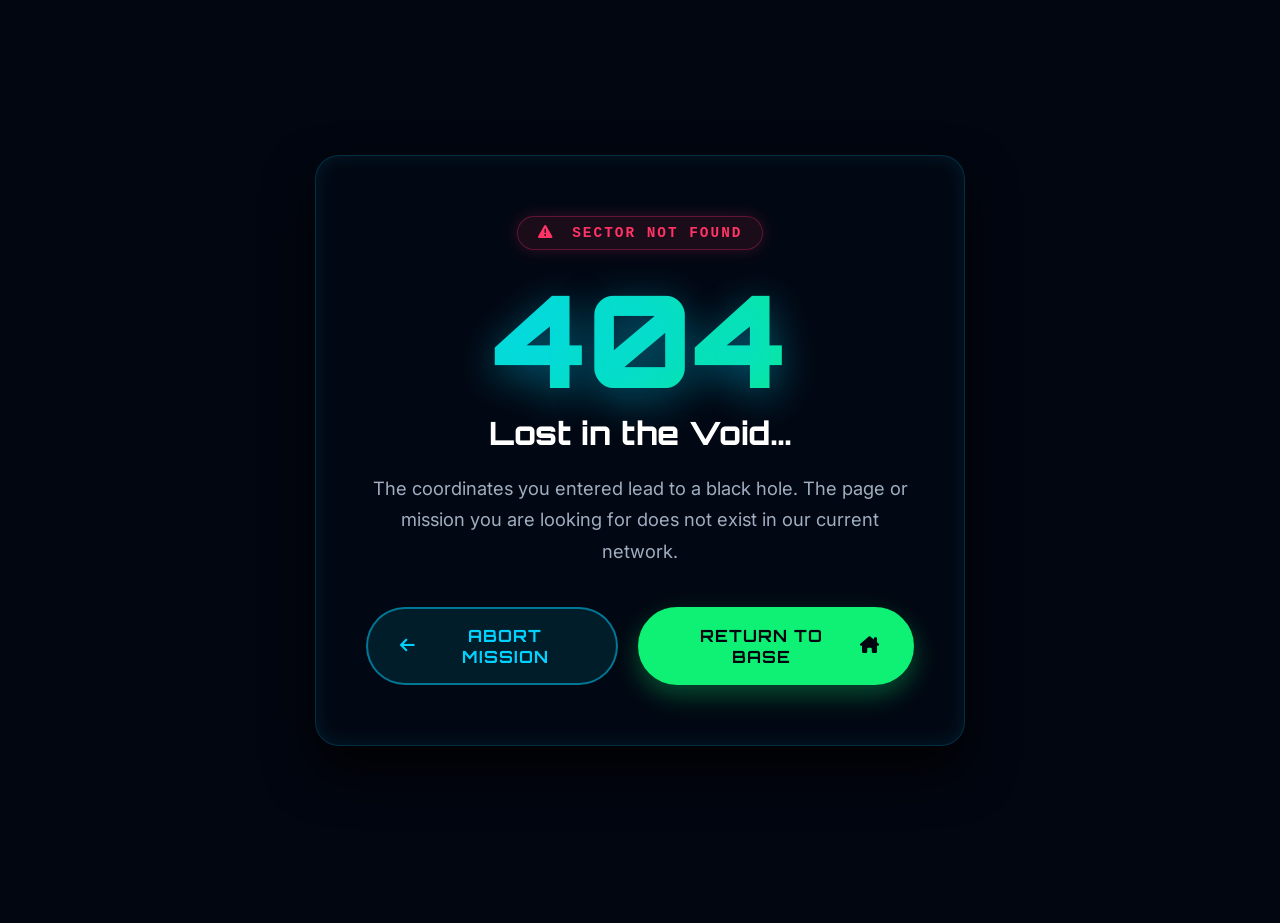
<file: 404page.html>
<!DOCTYPE html>
<html lang="en">

<head>
    <meta charset="UTF-8">
    <meta name="viewport" content="width=device-width, initial-scale=1.0">
    <title>404 - Signal Lost | SpaceNet</title>


    <link
        href="https://fonts.googleapis.com/css2?family=Orbitron:wght@400;700;900&family=Inter:wght@400;600;800&display=swap"
        rel="stylesheet">
    <link rel="stylesheet" href="https://cdnjs.cloudflare.com/ajax/libs/font-awesome/6.4.0/css/all.min.css">

    <style>
        :root {
            --bg-dark: #020610;
            --cyan-blue: #00d2ff;
            --neon-green: #0ef174;
            --text-light: #ffffff;
            --text-gray: #a0aec0;
            --font-title: 'Orbitron', sans-serif;
            --font-text: 'Inter', sans-serif;
        }

        * {
            margin: 0;
            padding: 0;
            box-sizing: border-box;
        }

        body {
            font-family: var(--font-text);
            overflow: hidden;
            background-color: var(--bg-dark);
            height: 100vh;
            display: flex;
            align-items: center;
            justify-content: center;
            position: relative;
        }


        .error-bg {
            position: absolute;
            top: 0;
            left: 0;
            width: 100%;
            height: 100%;

            background-image: url('https://images.unsplash.com/photo-1462331940025-496dfbfc7564?q=80&w=1920&auto=format&fit=crop');
            background-size: cover;
            background-position: center;
            filter: blur(6px);
            transform: scale(1.05);
            z-index: 1;
        }


        .error-overlay {
            position: absolute;
            top: 0;
            left: 0;
            width: 100%;
            height: 100%;
            background: radial-gradient(circle at center, rgba(2, 6, 16, 0.6) 0%, rgba(2, 6, 16, 0.95) 100%);
            z-index: 2;
        }


        .error-content {
            position: relative;
            z-index: 10;
            text-align: center;
            color: var(--text-light);
            padding: 60px 50px;
            width: 100%;
            max-width: 650px;
            background: rgba(4, 11, 23, 0.6);
            backdrop-filter: blur(20px);
            -webkit-backdrop-filter: blur(20px);
            border: 1px solid rgba(0, 210, 255, 0.2);
            border-radius: 24px;
            box-shadow: 0 25px 50px rgba(0, 0, 0, 0.8), inset 0 0 20px rgba(0, 210, 255, 0.1);
            transform: translateY(30px) scale(0.95);
            opacity: 0;
            animation: fadeUp 1s cubic-bezier(0.25, 1, 0.5, 1) forwards 0.3s;
        }

        @keyframes fadeUp {
            to {
                transform: translateY(0) scale(1);
                opacity: 1;
            }
        }

        .error-badge {
            display: inline-block;
            background: rgba(255, 51, 102, 0.1);
            color: #ff3366;
            padding: 8px 20px;
            border-radius: 30px;
            font-family: 'Courier New', Courier, monospace;
            font-size: 0.9rem;
            font-weight: 800;
            text-transform: uppercase;
            letter-spacing: 2px;
            margin-bottom: 25px;
            border: 1px solid rgba(255, 51, 102, 0.3);
            box-shadow: 0 0 15px rgba(255, 51, 102, 0.2);
        }

        .error-badge i {
            margin-right: 8px;
        }


        .error-content h1 {
            font-family: var(--font-title);
            font-size: 8rem;
            font-weight: 900;
            background: linear-gradient(135deg, var(--cyan-blue), var(--neon-green));
            -webkit-background-clip: text;
            -webkit-text-fill-color: transparent;
            margin-bottom: 10px;
            line-height: 1;
            text-shadow: 0 10px 40px rgba(0, 210, 255, 0.4);
        }

        .error-content h2 {
            font-family: var(--font-title);
            font-size: 2rem;
            margin-bottom: 20px;
            font-weight: 800;
            color: #ffffff;
        }

        .error-content p {
            font-size: 1.15rem;
            color: var(--text-gray);
            margin-bottom: 40px;
            line-height: 1.7;
        }


        .error-buttons {
            display: flex;
            justify-content: center;
            gap: 20px;
        }

        .btn-primary,
        .btn-secondary {
            padding: 16px 32px;
            font-size: 1.05rem;
            font-weight: 700;
            border-radius: 50px;
            text-decoration: none;
            cursor: pointer;
            transition: all 0.4s ease;
            display: inline-flex;
            align-items: center;
            justify-content: center;
            gap: 10px;
            font-family: var(--font-title);
            text-transform: uppercase;
            letter-spacing: 1px;
        }

        .btn-primary {
            background: var(--neon-green);
            color: var(--bg-dark);
            border: 2px solid var(--neon-green);
            box-shadow: 0 10px 25px rgba(14, 241, 116, 0.3);
        }

        .btn-primary:hover {
            background: transparent;
            color: var(--neon-green);
            box-shadow: 0 10px 30px rgba(14, 241, 116, 0.6), inset 0 0 15px rgba(14, 241, 116, 0.3);
            transform: translateY(-3px);
        }

        .btn-secondary {
            background: rgba(0, 210, 255, 0.1);
            color: var(--cyan-blue);
            border: 2px solid rgba(0, 210, 255, 0.5);
        }

        .btn-secondary:hover {
            background: rgba(0, 210, 255, 0.2);
            color: #ffffff;
            border-color: var(--cyan-blue);
            box-shadow: 0 10px 25px rgba(0, 210, 255, 0.4);
            transform: translateY(-3px);
        }


        .falling-space-objects {
            position: absolute;
            top: 0;
            left: 0;
            width: 100%;
            height: 100%;
            pointer-events: none;
            z-index: 5;
            overflow: hidden;
        }

        .falling-icon {
            position: absolute;
            top: -10vh;
            animation: fallAndRotate linear infinite;
        }

        @keyframes fallAndRotate {
            0% {
                transform: translateY(-10vh) rotate(0deg);
                opacity: 0;
            }

            10% {
                opacity: 0.6;
            }

            90% {
                opacity: 0.6;
            }

            100% {
                transform: translateY(110vh) rotate(360deg);
                opacity: 0;
            }
        }


        @media (max-width: 768px) {
            .error-content {
                margin: 20px;
                padding: 40px 25px;
            }

            .error-content h1 {
                font-size: 5.5rem;
            }

            .error-content h2 {
                font-size: 1.5rem;
            }

            .error-content p {
                font-size: 1rem;
                margin-bottom: 30px;
            }

            .error-buttons {
                flex-direction: column;
                gap: 15px;
                width: 100%;
                max-width: 300px;
                margin: 0 auto;
            }

            .btn-primary,
            .btn-secondary {
                width: 100%;
            }
        }
    </style>
</head>

<body>


    <div class="falling-space-objects" id="spaceContainer"></div>


    <div class="error-bg"></div>
    <div class="error-overlay"></div>


    <div class="error-content">

        <div class="error-badge">
            <i class="fa-solid fa-triangle-exclamation"></i> Sector Not Found
        </div>

        <h1 class="glitch-text">404</h1>

        <h2>Lost in the Void...</h2>

        <p>The coordinates you entered lead to a black hole. The page or mission you are looking for does not exist in
            our current network.</p>

        <div class="error-buttons">
            <button onclick="history.back()" class="btn-secondary">
                <i class="fa-solid fa-arrow-left"></i> Abort Mission
            </button>

            <a href="index.html" class="btn-primary">
                Return to Base <i class="fa-solid fa-house-chimney"></i>
            </a>
        </div>

    </div>


    <script>
        document.addEventListener("DOMContentLoaded", () => {
            const container = document.getElementById("spaceContainer");


            const icons = [
                'fa-satellite',
                'fa-rocket',
                'fa-meteor',
                'fa-user-astronaut',
                'fa-star',
                'fa-moon'
            ];


            const colors = ['#00d2ff', '#0ef174', '#ffffff', '#cbd5e1', '#64748b'];

            function createFallingSpaceObject() {
                const iconEl = document.createElement("i");

                const randomIcon = icons[Math.floor(Math.random() * icons.length)];
                const randomColor = colors[Math.floor(Math.random() * colors.length)];

                iconEl.className = `fa-solid ${randomIcon} falling-icon`;

                iconEl.style.left = Math.random() * 100 + "vw";
                iconEl.style.color = randomColor;

                iconEl.style.filter = `drop-shadow(0 5px 15px ${randomColor}90)`;


                const duration = Math.random() * 10 + 8;
                iconEl.style.animationDuration = duration + "s";


                const size = Math.random() * 1.5 + 1.0;
                iconEl.style.fontSize = size + "rem";

                container.appendChild(iconEl);

                setTimeout(() => {
                    iconEl.remove();
                }, duration * 1000);
            }

            setInterval(createFallingSpaceObject, 400);
        });
    </script>
</body>

</html>
</file>
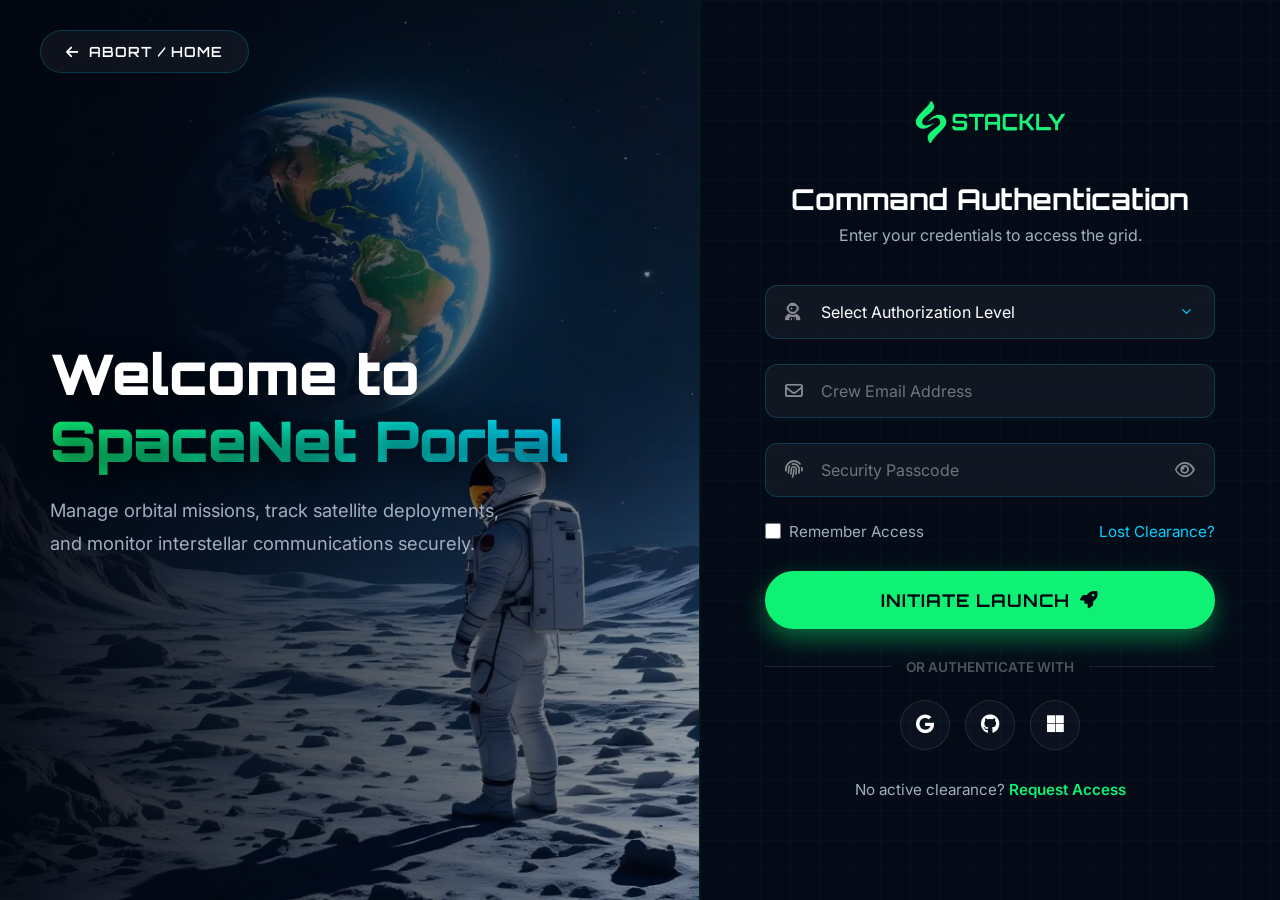
<file: login.html>
<!DOCTYPE html>
<html lang="en">

<head>
    <meta charset="UTF-8">
    <meta name="viewport" content="width=device-width, initial-scale=1.0">
    <title>SpaceNet - Command Portal Login</title>


    <link
        href="https://fonts.googleapis.com/css2?family=Orbitron:wght@400;700;900&family=Inter:wght@300;400;600&display=swap"
        rel="stylesheet">
    <link rel="stylesheet" href="https://cdnjs.cloudflare.com/ajax/libs/font-awesome/6.4.0/css/all.min.css">

    <style>
        :root {
            --bg-dark: #020610;
            --bg-panel: #040b17;
            --text-light: #ffffff;
            --text-gray: #a0aec0;
            --neon-green: #0ef174;
            --cyan-blue: #00d2ff;
            --border-light: rgba(0, 210, 255, 0.2);
            --error-red: #ff3366;
            --success-green: #0ef174;
            --font-title: 'Orbitron', sans-serif;
            --font-text: 'Inter', sans-serif;
        }

        * {
            margin: 0;
            padding: 0;
            box-sizing: border-box;
        }

        body {
            font-family: var(--font-text);
            background-color: var(--bg-dark);
            color: var(--text-light);
            overflow-x: hidden;
        }


        .login-split-section {
            display: flex;
            min-height: 100vh;
            width: 100%;
            position: relative;
        }


        .back-home-link {
            position: absolute;
            top: 30px;
            left: 40px;
            z-index: 100;
            display: inline-flex;
            align-items: center;
            gap: 10px;
            font-size: 14px;
            font-weight: 600;
            font-family: var(--font-title);
            color: #fff;
            text-decoration: none;
            background: rgba(255, 255, 255, 0.05);
            border: 1px solid var(--border-light);
            padding: 12px 25px;
            border-radius: 30px;
            backdrop-filter: blur(10px);
            transition: all 0.4s ease;
            text-transform: uppercase;
            letter-spacing: 1px;
        }

        .back-home-link:hover {
            background: rgba(14, 241, 116, 0.1);
            border-color: var(--neon-green);
            color: var(--neon-green);
            box-shadow: 0 0 20px rgba(14, 241, 116, 0.2);
            transform: translateY(-2px);
        }


        .login-left-panel {
            flex: 1.2;
            position: relative;
            display: flex;
            flex-direction: column;
            justify-content: center;
            padding: 50px;
            border-right: 1px solid rgba(14, 241, 116, 0.1);
        }

        .login-bg-img {
            position: absolute;
            top: 0;
            left: 0;
            width: 100%;
            height: 100%;
            background-image: url('./asset/e9.webp');
            background-size: cover;
            background-position: center;
            z-index: 1;
        }

        .login-overlay {
            position: absolute;
            top: 0;
            left: 0;
            width: 100%;
            height: 100%;
            background: linear-gradient(to right, rgba(2, 6, 16, 0.95) 0%, rgba(2, 6, 16, 0.4) 100%);
            z-index: 2;
        }

        .login-left-content {
            position: relative;
            z-index: 5;
            animation: fadeUp 1s ease-out;
        }

        .login-left-content h2 {
            font-family: var(--font-title);
            font-size: 3.5rem;
            font-weight: 900;
            line-height: 1.2;
            margin-bottom: 20px;
            color: #ffffff;
            text-shadow: 0 10px 30px rgba(0, 0, 0, 0.8);
        }

        .gradient-text {
            background: linear-gradient(90deg, var(--neon-green), var(--cyan-blue));
            -webkit-background-clip: text;
            -webkit-text-fill-color: transparent;
        }

        .login-left-content p {
            font-size: 1.15rem;
            color: var(--text-gray);
            line-height: 1.8;
            max-width: 480px;
        }


        .login-right-panel {
            flex: 1;
            display: flex;
            align-items: center;
            justify-content: center;
            padding: 40px;
            background-color: var(--bg-panel);
            position: relative;
        }


        .login-right-panel::before {
            content: '';
            position: absolute;
            inset: 0;
            background-image:
                linear-gradient(rgba(0, 210, 255, 0.03) 1px, transparent 1px),
                linear-gradient(90deg, rgba(0, 210, 255, 0.03) 1px, transparent 1px);
            background-size: 30px 30px;
            z-index: 0;
        }

        .login-card-inner {
            width: 100%;
            max-width: 450px;
            position: relative;
            z-index: 2;
            animation: fadeUp 1.2s ease-out;
        }

        .login-logo {
            font-family: var(--font-title);
            font-size: 2rem;
            font-weight: 900;
            color: #ffffff;
            text-align: center;
            margin-bottom: 30px;
            display: flex;
            align-items: center;
            justify-content: center;
            gap: 15px;
        }

        .login-logo img {
            width: 150px;
        }

        .login-header {
            text-align: center;
            margin-bottom: 40px;
        }

        .login-header h3 {
            font-size: 1.8rem;
            font-weight: 700;
            color: #ffffff;
            margin-bottom: 8px;
            font-family: var(--font-title);
        }

        .login-header p {
            font-size: 1rem;
            color: var(--text-gray);
        }


        .login-input-group {
            position: relative;
            margin-bottom: 25px;
        }

        .left-icon {
            position: absolute;
            top: 50%;
            left: 20px;
            transform: translateY(-50%);

            color: rgba(255, 255, 255, 0.5);
            font-size: 1.1rem;
            transition: 0.3s;
            z-index: 10;

            pointer-events: none;

        }

        .login-input {
            width: 100%;
            padding: 16px 20px 16px 55px;

            border: 1px solid var(--border-light);
            border-radius: 12px;
            background-color: rgba(255, 255, 255, 0.05);
            font-size: 1rem;
            color: #ffffff;
            font-family: inherit;
            font-weight: 400;
            outline: none;
            transition: all 0.3s;
            backdrop-filter: blur(10px);
            position: relative;
            z-index: 1;
        }

        .login-input::placeholder {
            color: rgba(255, 255, 255, 0.4);
        }


        select.login-input {
            appearance: none;
            cursor: pointer;
            background-image: url("data:image/svg+xml;charset=UTF-8,%3Csvg xmlns='http://www.w3.org/2000/svg' viewBox='0 0 24 24' fill='none' stroke='%2300d2ff' stroke-width='2' stroke-linecap='round' stroke-linejoin='round'%3E%3Cpolyline points='6 9 12 15 18 9'%3E%3C/polyline%3E%3C/svg%3E");
            background-repeat: no-repeat;
            background-position: right 20px center;
            background-size: 15px;
        }

        select.login-input option {
            background-color: var(--bg-panel);
            color: #fff;
        }

        .login-input:focus {
            border-color: var(--neon-green);
            background-color: rgba(14, 241, 116, 0.05);
            box-shadow: 0 0 15px rgba(14, 241, 116, 0.2);
        }

        .login-input:focus~.left-icon {
            color: var(--neon-green);
        }


        input[type="password"]::-ms-reveal,
        input[type="password"]::-ms-clear,
        input[type="password"]::-webkit-contacts-auto-fill-button,
        input[type="password"]::-webkit-credentials-auto-fill-button {
            display: none !important;
            visibility: hidden;
            pointer-events: none;
        }


        .toggle-pwd {
            position: absolute;
            top: 50%;
            right: 20px;
            transform: translateY(-50%);
            color: rgba(255, 255, 255, 0.5);
            cursor: pointer;
            font-size: 1.1rem;
            transition: color 0.3s;
            z-index: 10;

        }

        .toggle-pwd:hover {
            color: var(--neon-green);
        }


        .error-msg {
            color: var(--error-red);
            font-size: 0.85rem;
            font-weight: 600;
            margin-top: 8px;
            margin-left: 10px;
            display: none;
        }

        .login-input-group.error .login-input {
            border-color: var(--error-red);
            background: rgba(255, 51, 102, 0.05);
            animation: shake 0.4s ease-in-out;
        }

        .login-input-group.error .left-icon {
            color: var(--error-red);
        }

        .login-input-group.error .error-msg {
            display: block;
        }

        @keyframes shake {

            0%,
            100% {
                transform: translateX(0);
            }

            25%,
            75% {
                transform: translateX(-5px);
            }

            50% {
                transform: translateX(5px);
            }
        }

        @keyframes fadeUp {
            from {
                opacity: 0;
                transform: translateY(30px);
            }

            to {
                opacity: 1;
                transform: translateY(0);
            }
        }


        .login-options {
            display: flex;
            justify-content: space-between;
            margin-bottom: 30px;
            font-weight: 400;
            font-size: 0.95rem;
        }

        .remember-me {
            display: flex;
            align-items: center;
            gap: 8px;
            color: var(--text-gray);
            cursor: pointer;
        }

        .remember-me input {
            accent-color: var(--neon-green);
            width: 16px;
            height: 16px;
            cursor: pointer;
        }

        .forgot-pwd {
            color: var(--cyan-blue);
            text-decoration: none;
            transition: color 0.3s;
        }

        .forgot-pwd:hover {
            color: var(--neon-green);
            text-shadow: 0 0 10px rgba(14, 241, 116, 0.4);
        }


        .login-submit-btn {
            width: 100%;
            padding: 16px;
            background-color: var(--neon-green);
            color: var(--bg-dark);
            border: 2px solid var(--neon-green);
            border-radius: 30px;
            font-size: 1.1rem;
            font-weight: 700;
            font-family: var(--font-title);
            text-transform: uppercase;
            letter-spacing: 1px;
            cursor: pointer;
            transition: all 0.4s;
            box-shadow: 0 10px 25px rgba(14, 241, 116, 0.4);
            margin-bottom: 30px;
            display: flex;
            justify-content: center;
            align-items: center;
            gap: 10px;
        }

        .login-submit-btn:hover {
            background-color: transparent;
            color: var(--neon-green);
            box-shadow: 0 10px 30px rgba(14, 241, 116, 0.6), inset 0 0 15px rgba(14, 241, 116, 0.3);
            transform: translateY(-3px);
        }

        .global-success {
            color: var(--bg-dark);
            background: var(--success-green);
            font-size: 1rem;
            font-weight: 700;
            text-align: center;
            padding: 12px;
            border-radius: 10px;
            margin-bottom: 20px;
            display: none;
            box-shadow: 0 0 20px rgba(14, 241, 116, 0.4);
        }


        .login-divider {
            display: flex;
            align-items: center;
            color: rgba(255, 255, 255, 0.3);
            font-size: 0.85rem;
            font-weight: 600;
            margin-bottom: 25px;
        }

        .login-divider::before,
        .login-divider::after {
            content: '';
            flex: 1;
            border-bottom: 1px solid rgba(255, 255, 255, 0.1);
        }

        .login-divider::before {
            margin-right: 15px;
        }

        .login-divider::after {
            margin-left: 15px;
        }

        .social-logins {
            display: flex;
            justify-content: center;
            gap: 15px;
            margin-bottom: 30px;
        }

        .social-icon-btn {
            width: 50px;
            height: 50px;
            border-radius: 50%;
            background: rgba(255, 255, 255, 0.03);
            border: 1px solid rgba(255, 255, 255, 0.1);
            color: #ffffff;
            font-size: 1.2rem;
            display: flex;
            align-items: center;
            justify-content: center;
            text-decoration: none;
            transition: all 0.4s ease;
        }

        .social-icon-btn:hover {
            background: rgba(0, 210, 255, 0.1);
            color: var(--cyan-blue);
            border-color: var(--cyan-blue);
            transform: translateY(-3px);
            box-shadow: 0 5px 15px rgba(0, 210, 255, 0.3);
        }

        .create-account-link {
            text-align: center;
            font-size: 0.95rem;
            color: var(--text-gray);
        }

        .create-account-link a {
            color: var(--neon-green);
            font-weight: 600;
            text-decoration: none;
            transition: 0.3s;
        }

        .create-account-link a:hover {
            color: var(--cyan-blue);
            text-shadow: 0 0 10px rgba(0, 210, 255, 0.5);
        }


        @media screen and (max-width: 992px) {
            .login-split-section {
                flex-direction: column;
                display: block;
                padding-top: 80px;
            }

            .login-left-panel {
                display: none;

            }

            .back-home-link {
                top: 20px;
                left: 20px;
                background: rgba(0, 210, 255, 0.1);
                border-color: var(--cyan-blue);
                color: var(--cyan-blue);
            }

            .login-right-panel {
                padding: 20px 15px;
                background: transparent;
                min-height: 100vh;
            }

            .login-card-inner {
                background: rgba(4, 11, 23, 0.8);
                padding: 40px 25px;
                border-radius: 20px;
                border: 1px solid rgba(255, 255, 255, 0.05);
                box-shadow: 0 20px 50px rgba(0, 0, 0, 0.5);
                margin: 0 auto;
                backdrop-filter: blur(20px);
            }
        }
    </style>
</head>

<body>

    <section class="login-split-section">


        <a href="index.html" class="back-home-link"><i class="fa-solid fa-arrow-left"></i> Abort / Home</a>


        <div class="login-left-panel">
            <div class="login-bg-img"></div>
            <div class="login-overlay"></div>
            <div class="login-left-content">
                <h2>Welcome to<br><span class="gradient-text">SpaceNet Portal</span></h2>
                <p>Manage orbital missions, track satellite deployments, and monitor interstellar communications
                    securely.</p>
            </div>
        </div>


        <div class="login-right-panel">
            <div class="login-card-inner">


                <div class="login-logo">
                    <a href="index.html"><img src="./asset/green_logo1.webp" alt="logo"></a>
                </div>

                <div class="login-header">
                    <h3>Command Authentication</h3>
                    <p>Enter your credentials to access the grid.</p>
                </div>


                <div id="globalSuccessMsg" class="global-success"></div>


                <form id="spaceLoginForm" novalidate>


                    <div class="login-input-group" id="groupRole">
                        <i class="fa-solid fa-user-astronaut left-icon"></i>
                        <select id="userRole" class="login-input">
                            <option value="" disabled selected>Select Authorization Level</option>
                            <option value="commander">Mission Commander</option>
                            <option value="engineer">Flight Engineer</option>
                        </select>
                        <div class="error-msg" id="errRole">Please select your designated clearance level.</div>
                    </div>


                    <div class="login-input-group" id="groupEmail">
                        <i class="fa-regular fa-envelope left-icon"></i>
                        <input type="email" id="userEmail" class="login-input" placeholder="Crew Email Address"
                            autocomplete="off">
                        <div class="error-msg" id="errEmail">Invalid communication address.</div>
                    </div>


                    <div class="login-input-group" id="groupPassword">
                        <i class="fa-solid fa-fingerprint left-icon"></i>
                        <input type="password" id="userPassword" class="login-input" placeholder="Security Passcode">
                        <i class="fa-regular fa-eye toggle-pwd" id="togglePwdBtn"></i>
                        <div class="error-msg" id="errPassword">Passcode must be at least 6 characters.</div>
                    </div>


                    <div class="login-options">
                        <label class="remember-me"><input type="checkbox"> Remember Access</label>
                        <a href="404page.html" class="forgot-pwd">Lost Clearance?</a>
                    </div>


                    <button type="submit" class="login-submit-btn" id="submitBtn">
                        Initiate Launch <i class="fa-solid fa-rocket"></i>
                    </button>

                </form>


                <div class="login-divider">OR AUTHENTICATE WITH</div>

                <div class="social-logins">
                    <a href="404page.html" class="social-icon-btn"><i class="fa-brands fa-google"></i></a>
                    <a href="404page.html" class="social-icon-btn"><i class="fa-brands fa-github"></i></a>
                    <a href="404page.html" class="social-icon-btn"><i class="fa-brands fa-microsoft"></i></a>
                </div>


                <div class="create-account-link">
                    No active clearance? <a href="signup.html">Request Access</a>
                </div>

            </div>
        </div>

    </section>



    <script>
        document.addEventListener("DOMContentLoaded", () => {

            const loginForm = document.getElementById("spaceLoginForm");
            const roleInput = document.getElementById("userRole");
            const emailInput = document.getElementById("userEmail");
            const passwordInput = document.getElementById("userPassword");

            const groupRole = document.getElementById("groupRole");
            const groupEmail = document.getElementById("groupEmail");
            const groupPassword = document.getElementById("groupPassword");

            const successMsg = document.getElementById("globalSuccessMsg");
            const submitBtn = document.getElementById("submitBtn");


            const togglePwdBtn = document.getElementById("togglePwdBtn");
            togglePwdBtn.addEventListener("click", function () {
                const type = passwordInput.getAttribute("type") === "password" ? "text" : "password";
                passwordInput.setAttribute("type", type);
                this.classList.toggle("fa-eye");
                this.classList.toggle("fa-eye-slash");
            });


            roleInput.addEventListener("change", () => groupRole.classList.remove("error"));
            emailInput.addEventListener("input", () => groupEmail.classList.remove("error"));
            passwordInput.addEventListener("input", () => groupPassword.classList.remove("error"));


            loginForm.addEventListener("submit", (e) => {
                e.preventDefault();
                let isValid = true;
                successMsg.style.display = 'none';


                if (roleInput.value === "") {
                    groupRole.classList.add("error");
                    isValid = false;
                }


                const emailRegex = /^[^\s@]+@[^\s@]+\.[^\s@]+$/;
                if (!emailRegex.test(emailInput.value.trim())) {
                    groupEmail.classList.add("error");
                    isValid = false;
                }


                if (passwordInput.value.trim().length < 6) {
                    groupPassword.classList.add("error");
                    isValid = false;
                }


                if (isValid) {


                    localStorage.setItem('isAuthenticated', 'true');
                    localStorage.setItem('userEmail', emailInput.value.trim());
                    localStorage.setItem('userRole', roleInput.value);


                    successMsg.innerHTML = '<i class="fa-solid fa-check-circle"></i> Access Granted! Redirecting...';
                    successMsg.style.display = "block";


                    submitBtn.style.backgroundColor = "#00d2ff";
                    submitBtn.style.borderColor = "#00d2ff";
                    submitBtn.style.color = "#020610";
                    submitBtn.innerHTML = 'Connecting <i class="fa-solid fa-circle-notch fa-spin"></i>';


                    const selectedRole = roleInput.value;
                    let targetPage = "";

                    if (selectedRole === "commander") {
                        targetPage = "commander.html";
                    } else if (selectedRole === "engineer") {
                        targetPage = "engineer.html";
                    }


                    setTimeout(() => {
                        window.location.href = targetPage;
                    }, 1500);
                }
            });

        });
    </script>

</body>

</html>
</file>
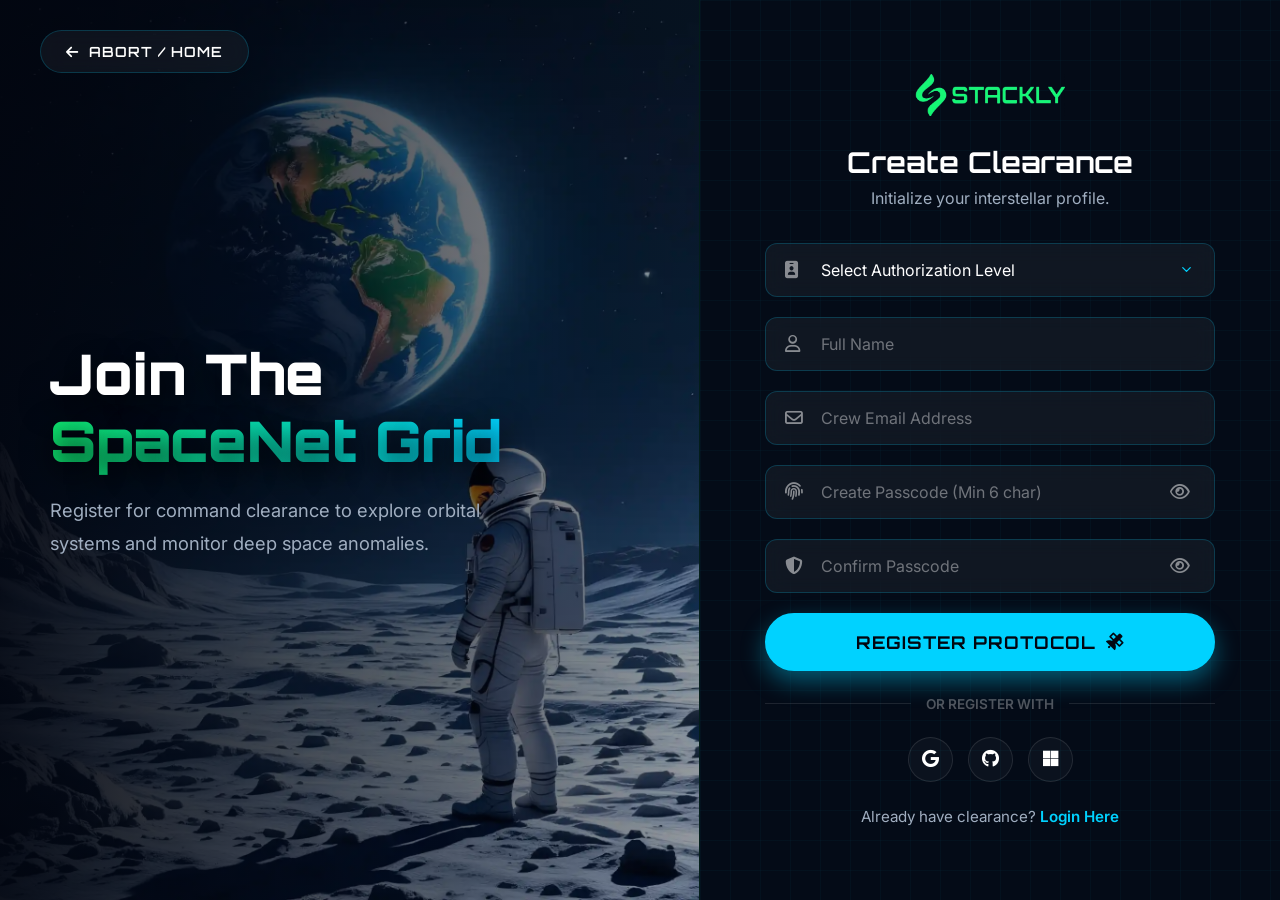
<file: signup.html>
<!DOCTYPE html>
<html lang="en">

<head>
    <meta charset="UTF-8">
    <meta name="viewport" content="width=device-width, initial-scale=1.0">
    <title>SpaceNet - Request Access (Sign Up)</title>


    <link
        href="https://fonts.googleapis.com/css2?family=Orbitron:wght@400;700;900&family=Inter:wght@300;400;600&display=swap"
        rel="stylesheet">
    <link rel="stylesheet" href="https://cdnjs.cloudflare.com/ajax/libs/font-awesome/6.4.0/css/all.min.css">

    <style>
        :root {
            --bg-dark: #020610;
            --bg-panel: #040b17;
            --text-light: #ffffff;
            --text-gray: #a0aec0;
            --neon-green: #0ef174;
            --cyan-blue: #00d2ff;
            --border-light: rgba(0, 210, 255, 0.2);
            --error-red: #ff3366;
            --success-green: #0ef174;
            --font-title: 'Orbitron', sans-serif;
            --font-text: 'Inter', sans-serif;
        }

        * {
            margin: 0;
            padding: 0;
            box-sizing: border-box;
        }

        body {
            font-family: var(--font-text);
            background-color: var(--bg-dark);
            color: var(--text-light);
            overflow-x: hidden;
        }


        .login-split-section {
            display: flex;
            min-height: 100vh;
            width: 100%;
            position: relative;
        }


        .back-home-link {
            position: absolute;
            top: 30px;
            left: 40px;
            z-index: 100;
            display: inline-flex;
            align-items: center;
            gap: 10px;
            font-size: 14px;
            font-weight: 600;
            font-family: var(--font-title);
            color: #fff;
            text-decoration: none;
            background: rgba(255, 255, 255, 0.05);
            border: 1px solid var(--border-light);
            padding: 12px 25px;
            border-radius: 30px;
            backdrop-filter: blur(10px);
            transition: all 0.4s ease;
            text-transform: uppercase;
            letter-spacing: 1px;
        }

        .back-home-link:hover {
            background: rgba(14, 241, 116, 0.1);
            border-color: var(--neon-green);
            color: var(--neon-green);
            box-shadow: 0 0 20px rgba(14, 241, 116, 0.2);
            transform: translateY(-2px);
        }


        .login-left-panel {
            flex: 1.2;
            position: relative;
            display: flex;
            flex-direction: column;
            justify-content: center;
            padding: 50px;
            border-right: 1px solid rgba(14, 241, 116, 0.1);
        }

        .login-bg-img {
            position: absolute;
            top: 0;
            left: 0;
            width: 100%;
            height: 100%;

            background-image: url('./asset/e9.webp');
            background-size: cover;
            background-position: center;
            z-index: 1;
        }

        .login-overlay {
            position: absolute;
            top: 0;
            left: 0;
            width: 100%;
            height: 100%;
            background: linear-gradient(to right, rgba(2, 6, 16, 0.95) 0%, rgba(2, 6, 16, 0.4) 100%);
            z-index: 2;
        }

        .login-left-content {
            position: relative;
            z-index: 5;
            animation: fadeUp 1s ease-out;
        }

        .login-left-content h2 {
            font-family: var(--font-title);
            font-size: 3.5rem;
            font-weight: 900;
            line-height: 1.2;
            margin-bottom: 20px;
            color: #ffffff;
            text-shadow: 0 10px 30px rgba(0, 0, 0, 0.8);
        }

        .gradient-text {
            background: linear-gradient(90deg, var(--neon-green), var(--cyan-blue));
            -webkit-background-clip: text;
            -webkit-text-fill-color: transparent;
        }

        .login-left-content p {
            font-size: 1.15rem;
            color: var(--text-gray);
            line-height: 1.8;
            max-width: 480px;
        }


        .login-right-panel {
            flex: 1;
            display: flex;
            align-items: center;
            justify-content: center;
            padding: 40px;
            background-color: var(--bg-panel);
            position: relative;
        }

        .login-right-panel::before {
            content: '';
            position: absolute;
            inset: 0;
            background-image:
                linear-gradient(rgba(0, 210, 255, 0.03) 1px, transparent 1px),
                linear-gradient(90deg, rgba(0, 210, 255, 0.03) 1px, transparent 1px);
            background-size: 30px 30px;
            z-index: 0;
        }

        .login-card-inner {
            width: 100%;
            max-width: 450px;
            position: relative;
            z-index: 2;
            animation: fadeUp 1.2s ease-out;
        }

        .login-logo {
            font-family: var(--font-title);
            font-size: 2rem;
            font-weight: 900;
            color: #ffffff;
            text-align: center;
            margin-bottom: 20px;
            display: flex;
            align-items: center;
            justify-content: center;
            gap: 15px;
        }

        .login-logo img {
            width: 150px;
        }

        .login-header {
            text-align: center;
            margin-bottom: 35px;
        }

        .login-header h3 {
            font-size: 1.8rem;
            font-weight: 700;
            color: #ffffff;
            margin-bottom: 8px;
            font-family: var(--font-title);
        }

        .login-header p {
            font-size: 1rem;
            color: var(--text-gray);
        }


        .login-input-group {
            position: relative;
            margin-bottom: 20px;
        }

        .left-icon {
            position: absolute;
            top: 50%;
            left: 20px;
            transform: translateY(-50%);
            color: rgba(255, 255, 255, 0.5);
            font-size: 1.1rem;
            transition: 0.3s;
            z-index: 10;
            pointer-events: none;
        }

        .login-input {
            width: 100%;

            padding: 16px 55px 16px 55px;
            border: 1px solid var(--border-light);
            border-radius: 12px;
            background-color: rgba(255, 255, 255, 0.05);
            font-size: 1rem;
            color: #ffffff;
            font-family: inherit;
            font-weight: 400;
            outline: none;
            transition: all 0.3s;
            backdrop-filter: blur(10px);
            position: relative;
            z-index: 1;
        }

        .login-input::placeholder {
            color: rgba(255, 255, 255, 0.4);
        }

        select.login-input {
            appearance: none;
            cursor: pointer;
            background-image: url("data:image/svg+xml;charset=UTF-8,%3Csvg xmlns='http://www.w3.org/2000/svg' viewBox='0 0 24 24' fill='none' stroke='%2300d2ff' stroke-width='2' stroke-linecap='round' stroke-linejoin='round'%3E%3Cpolyline points='6 9 12 15 18 9'%3E%3C/polyline%3E%3C/svg%3E");
            background-repeat: no-repeat;
            background-position: right 20px center;
            background-size: 15px;
        }

        select.login-input option {
            background-color: var(--bg-panel);
            color: #fff;
        }

        .login-input:focus {
            border-color: var(--neon-green);
            background-color: rgba(14, 241, 116, 0.05);
            box-shadow: 0 0 15px rgba(14, 241, 116, 0.2);
        }

        .login-input:focus~.left-icon {
            color: var(--neon-green);
        }


        input::-ms-reveal,
        input::-ms-clear,
        input::-webkit-contacts-auto-fill-button,
        input::-webkit-credentials-auto-fill-button {
            display: none !important;
            width: 0 !important;
            height: 0 !important;
        }

        .toggle-pwd {
            position: absolute;
            top: 50%;
            right: 20px;
            transform: translateY(-50%);
            color: rgba(255, 255, 255, 0.5);
            cursor: pointer;
            font-size: 1.1rem;
            transition: color 0.3s;
            z-index: 15;

            padding: 5px;

        }

        .toggle-pwd:hover {
            color: var(--neon-green);
        }


        .error-msg {
            color: var(--error-red);
            font-size: 0.85rem;
            font-weight: 600;
            margin-top: 8px;
            margin-left: 10px;
            display: none;
        }

        .login-input-group.error .login-input {
            border-color: var(--error-red);
            background: rgba(255, 51, 102, 0.05);
            animation: shake 0.4s ease-in-out;
        }

        .login-input-group.error .left-icon {
            color: var(--error-red);
        }

        .login-input-group.error .error-msg {
            display: block;
        }

        @keyframes shake {

            0%,
            100% {
                transform: translateX(0);
            }

            25%,
            75% {
                transform: translateX(-5px);
            }

            50% {
                transform: translateX(5px);
            }
        }

        @keyframes fadeUp {
            from {
                opacity: 0;
                transform: translateY(30px);
            }

            to {
                opacity: 1;
                transform: translateY(0);
            }
        }


        .login-submit-btn {
            width: 100%;
            padding: 16px;
            background-color: var(--cyan-blue);
            color: var(--bg-dark);
            border: 2px solid var(--cyan-blue);
            border-radius: 30px;
            font-size: 1.1rem;
            font-weight: 700;
            font-family: var(--font-title);
            text-transform: uppercase;
            letter-spacing: 1px;
            cursor: pointer;
            transition: all 0.4s;
            box-shadow: 0 10px 25px rgba(0, 210, 255, 0.4);
            margin-top: 10px;
            margin-bottom: 25px;
            display: flex;
            justify-content: center;
            align-items: center;
            gap: 10px;
        }

        .login-submit-btn:hover {
            background-color: transparent;
            color: var(--cyan-blue);
            box-shadow: 0 10px 30px rgba(0, 210, 255, 0.6), inset 0 0 15px rgba(0, 210, 255, 0.3);
            transform: translateY(-3px);
        }

        .global-success {
            color: var(--bg-dark);
            background: var(--success-green);
            font-size: 1rem;
            font-weight: 700;
            text-align: center;
            padding: 12px;
            border-radius: 10px;
            margin-bottom: 20px;
            display: none;
            box-shadow: 0 0 20px rgba(14, 241, 116, 0.4);
        }


        .login-divider {
            display: flex;
            align-items: center;
            color: rgba(255, 255, 255, 0.3);
            font-size: 0.85rem;
            font-weight: 600;
            margin-bottom: 25px;
        }

        .login-divider::before,
        .login-divider::after {
            content: '';
            flex: 1;
            border-bottom: 1px solid rgba(255, 255, 255, 0.1);
        }

        .login-divider::before {
            margin-right: 15px;
        }

        .login-divider::after {
            margin-left: 15px;
        }

        .social-logins {
            display: flex;
            justify-content: center;
            gap: 15px;
            margin-bottom: 25px;
        }

        .social-icon-btn {
            width: 45px;
            height: 45px;
            border-radius: 50%;
            background: rgba(255, 255, 255, 0.03);
            border: 1px solid rgba(255, 255, 255, 0.1);
            color: #ffffff;
            font-size: 1.1rem;
            display: flex;
            align-items: center;
            justify-content: center;
            text-decoration: none;
            transition: all 0.4s ease;
        }

        .social-icon-btn:hover {
            background: rgba(14, 241, 116, 0.1);
            color: var(--neon-green);
            border-color: var(--neon-green);
            transform: translateY(-3px);
            box-shadow: 0 5px 15px rgba(14, 241, 116, 0.3);
        }

        .create-account-link {
            text-align: center;
            font-size: 0.95rem;
            color: var(--text-gray);
        }

        .create-account-link a {
            color: var(--cyan-blue);
            font-weight: 600;
            text-decoration: none;
            transition: 0.3s;
        }

        .create-account-link a:hover {
            color: var(--neon-green);
            text-shadow: 0 0 10px rgba(14, 241, 116, 0.5);
        }


        @media screen and (max-width: 992px) {
            .login-split-section {
                flex-direction: column;
                display: block;
                padding-top: 70px;
            }

            .login-left-panel {
                display: none;
            }

            .back-home-link {
                top: 20px;
                left: 20px;
                background: rgba(0, 210, 255, 0.1);
                border-color: var(--cyan-blue);
                color: var(--cyan-blue);
                padding: 10px 20px;
                font-size: 12px;
            }

            .login-right-panel {
                padding: 15px;
                background: transparent;
                min-height: 100vh;
            }

            .login-card-inner {
                background: rgba(4, 11, 23, 0.85);
                padding: 35px 25px;
                border-radius: 20px;
                border: 1px solid rgba(255, 255, 255, 0.05);
                box-shadow: 0 20px 50px rgba(0, 0, 0, 0.5);
                margin: 0 auto;
                backdrop-filter: blur(20px);
            }
        }
    </style>
</head>

<body>

    <section class="login-split-section">


        <a href="index.html" class="back-home-link"><i class="fa-solid fa-arrow-left"></i> Abort / Home</a>


        <div class="login-left-panel">
            <div class="login-bg-img"></div>
            <div class="login-overlay"></div>
            <div class="login-left-content">
                <h2>Join The<br><span class="gradient-text">SpaceNet Grid</span></h2>
                <p>Register for command clearance to explore orbital systems and monitor deep space anomalies.</p>
            </div>
        </div>


        <div class="login-right-panel">
            <div class="login-card-inner">


                <div class="login-logo">
                    <a href="index.html"><img src="./asset/green_logo1.webp" alt="logo"></a>
                </div>

                <div class="login-header">
                    <h3>Create Clearance</h3>
                    <p>Initialize your interstellar profile.</p>
                </div>


                <div id="globalSuccessMsg" class="global-success"></div>


                <form id="spaceSignupForm" novalidate>


                    <div class="login-input-group" id="groupRole">
                        <i class="fa-solid fa-id-badge left-icon"></i>
                        <select id="userRole" class="login-input">
                            <option value="" disabled selected>Select Authorization Level</option>
                            <option value="commander">Mission Commander</option>
                            <option value="engineer">Flight Engineer</option>
                        </select>
                        <div class="error-msg" id="errRole">Please select an authorization level.</div>
                    </div>


                    <div class="login-input-group" id="groupName">
                        <i class="fa-regular fa-user left-icon"></i>
                        <input type="text" id="fullName" class="login-input" placeholder="Full Name" autocomplete="off">
                        <div class="error-msg" id="errName">Only letters, spaces, hyphens(-), and apostrophes(')
                            allowed.</div>
                    </div>


                    <div class="login-input-group" id="groupEmail">
                        <i class="fa-regular fa-envelope left-icon"></i>
                        <input type="email" id="userEmail" class="login-input" placeholder="Crew Email Address"
                            autocomplete="off">
                        <div class="error-msg" id="errEmail">Enter a valid communication address.</div>
                    </div>


                    <div class="login-input-group" id="groupPassword">
                        <i class="fa-solid fa-fingerprint left-icon"></i>
                        <input type="password" id="userPassword" class="login-input"
                            placeholder="Create Passcode (Min 6 char)">
                        <i class="fa-regular fa-eye toggle-pwd" id="togglePwdBtn"></i>
                        <div class="error-msg" id="errPassword">Passcode must be at least 6 characters.</div>
                    </div>


                    <div class="login-input-group" id="groupConfirm">
                        <i class="fa-solid fa-shield-halved left-icon"></i>
                        <input type="password" id="confirmPassword" class="login-input" placeholder="Confirm Passcode">
                        <i class="fa-regular fa-eye toggle-pwd" id="toggleConfirmBtn"></i>
                        <div class="error-msg" id="errConfirm">Passcodes do not match.</div>
                    </div>


                    <button type="submit" class="login-submit-btn" id="submitBtn">
                        Register Protocol <i class="fa-solid fa-satellite"></i>
                    </button>

                </form>


                <div class="login-divider">OR REGISTER WITH</div>

                <div class="social-logins">
                    <a href="404page.html" class="social-icon-btn"><i class="fa-brands fa-google"></i></a>
                    <a href="404page.html" class="social-icon-btn"><i class="fa-brands fa-github"></i></a>
                    <a href="404page.html" class="social-icon-btn"><i class="fa-brands fa-microsoft"></i></a>
                </div>


                <div class="create-account-link">
                    Already have clearance? <a href="login.html">Login Here</a>
                </div>

            </div>
        </div>

    </section>


    <script>
        document.addEventListener("DOMContentLoaded", () => {

            const signupForm = document.getElementById("spaceSignupForm");
            const roleInput = document.getElementById("userRole");
            const nameInput = document.getElementById("fullName");
            const emailInput = document.getElementById("userEmail");
            const passwordInput = document.getElementById("userPassword");
            const confirmInput = document.getElementById("confirmPassword");

            const groupRole = document.getElementById("groupRole");
            const groupName = document.getElementById("groupName");
            const groupEmail = document.getElementById("groupEmail");
            const groupPassword = document.getElementById("groupPassword");
            const groupConfirm = document.getElementById("groupConfirm");

            const successMsg = document.getElementById("globalSuccessMsg");
            const submitBtn = document.getElementById("submitBtn");


            const togglePwdBtn = document.getElementById("togglePwdBtn");
            togglePwdBtn.addEventListener("click", function () {
                const type = passwordInput.getAttribute("type") === "password" ? "text" : "password";
                passwordInput.setAttribute("type", type);
                this.classList.toggle("fa-eye");
                this.classList.toggle("fa-eye-slash");
            });


            const toggleConfirmBtn = document.getElementById("toggleConfirmBtn");
            toggleConfirmBtn.addEventListener("click", function () {
                const type = confirmInput.getAttribute("type") === "password" ? "text" : "password";
                confirmInput.setAttribute("type", type);
                this.classList.toggle("fa-eye");
                this.classList.toggle("fa-eye-slash");
            });


            roleInput.addEventListener("change", () => groupRole.classList.remove("error"));
            nameInput.addEventListener("input", () => groupName.classList.remove("error"));
            emailInput.addEventListener("input", () => groupEmail.classList.remove("error"));
            passwordInput.addEventListener("input", () => groupPassword.classList.remove("error"));
            confirmInput.addEventListener("input", () => groupConfirm.classList.remove("error"));


            signupForm.addEventListener("submit", (e) => {
                e.preventDefault();
                let isValid = true;
                successMsg.style.display = 'none';


                if (roleInput.value === "") {
                    groupRole.classList.add("error");
                    isValid = false;
                }


                const nameRegex = /^[a-zA-Z\s\-']+$/;
                if (!nameRegex.test(nameInput.value.trim()) || nameInput.value.trim() === "") {
                    groupName.classList.add("error");
                    isValid = false;
                }


                const emailRegex = /^[^\s@]+@[^\s@]+\.[^\s@]+$/;
                if (!emailRegex.test(emailInput.value.trim())) {
                    groupEmail.classList.add("error");
                    isValid = false;
                }


                if (passwordInput.value.trim().length < 6) {
                    groupPassword.classList.add("error");
                    isValid = false;
                }


                if (confirmInput.value !== passwordInput.value || confirmInput.value.trim() === "") {
                    groupConfirm.classList.add("error");
                    isValid = false;
                }


                if (isValid) {

                    successMsg.innerHTML = '<i class="fa-solid fa-check-circle"></i> Profile Created! Redirecting to Login...';
                    successMsg.style.display = "block";


                    submitBtn.style.backgroundColor = "#0ef174";
                    submitBtn.style.borderColor = "#0ef174";
                    submitBtn.style.color = "#020610";
                    submitBtn.innerHTML = 'Registering <i class="fa-solid fa-circle-notch fa-spin"></i>';


                    localStorage.setItem('registeredEmail', emailInput.value.trim());


                    setTimeout(() => {
                        window.location.href = "login.html";
                    }, 1500);
                }
            });

        });
    </script>

</body>

</html>
</file>
